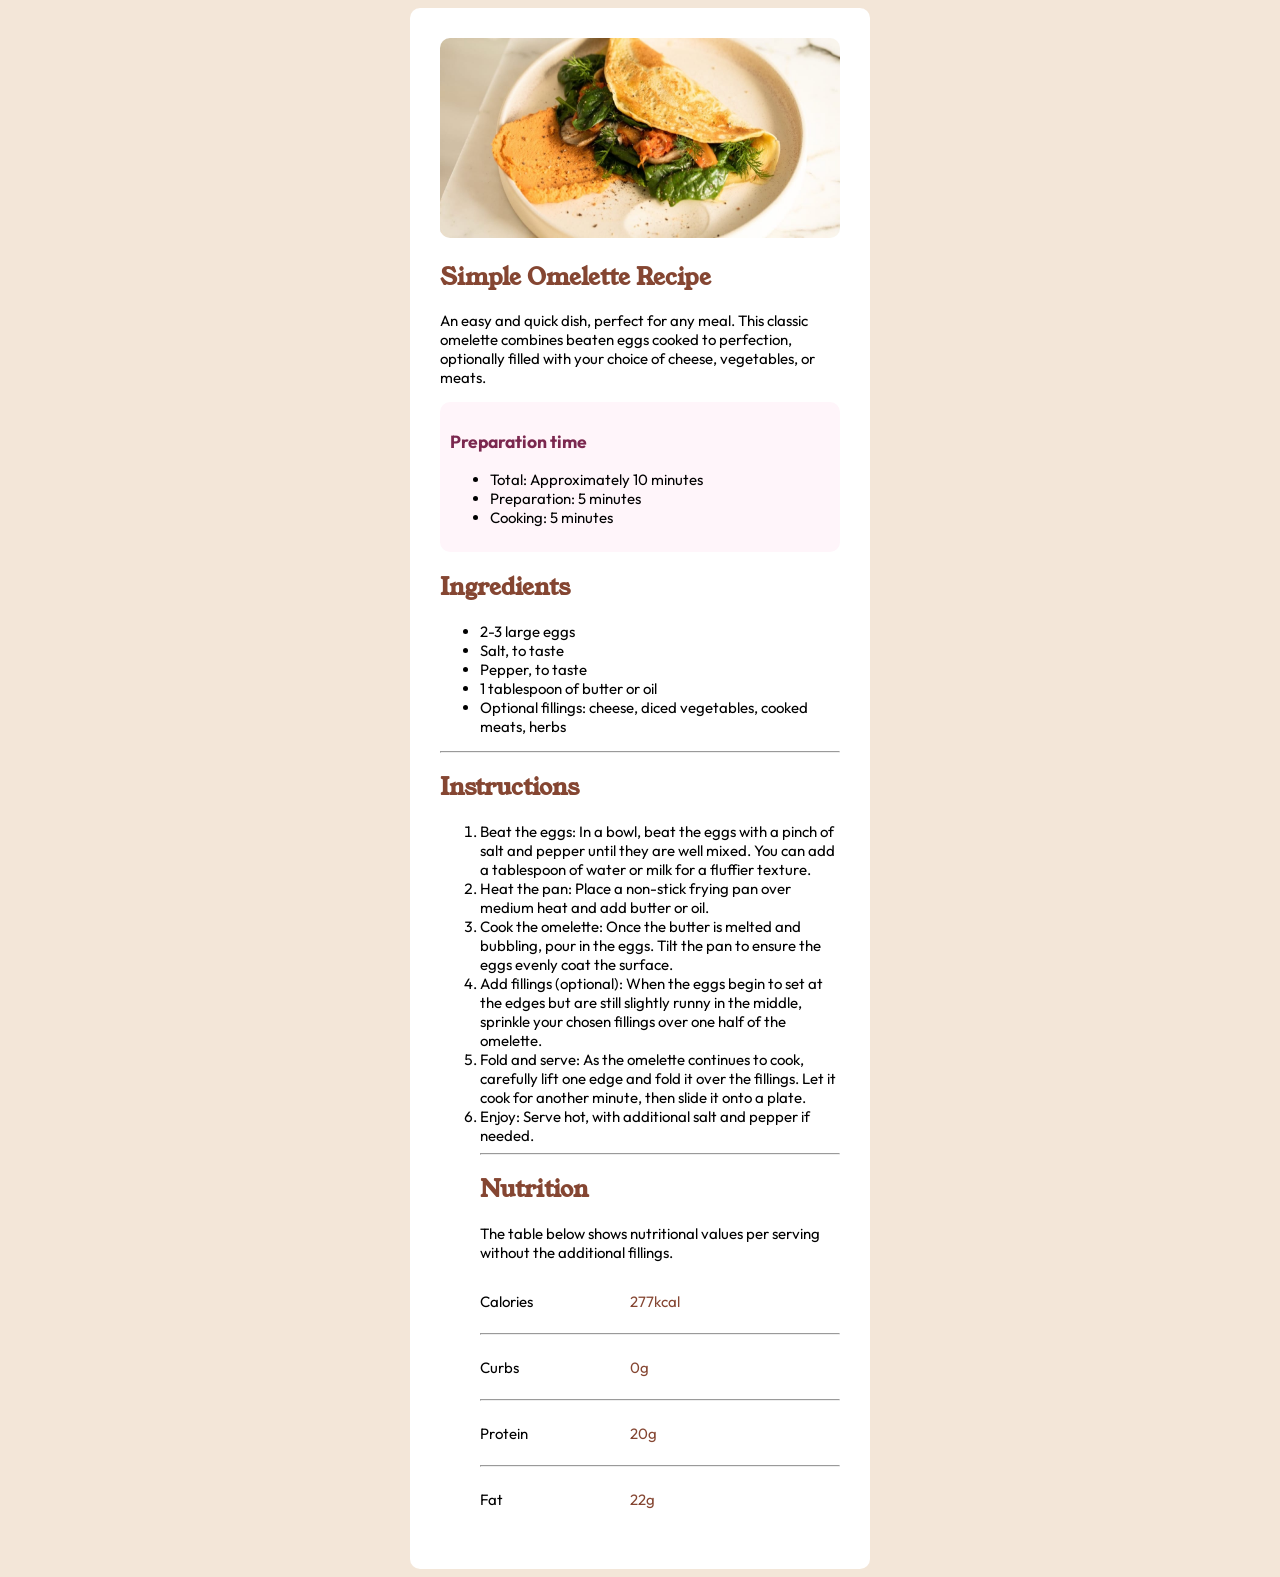
<file: index.html>
<!DOCTYPE html>
<html>
    <head>
        <link rel="stylesheet" href="recipe-page.css">
        <link rel="preconnect" href="https://fonts.googleapis.com">
<link rel="preconnect" href="https://fonts.gstatic.com" crossorigin>
<link href="https://fonts.googleapis.com/css2?family=Big+Shoulders:opsz,wght@10..72,100..900&family=Figtree:ital,wght@0,300..900;1,300..900&family=Fraunces:ital,opsz,wght@0,9..144,100..900;1,9..144,100..900&family=Inter:ital,opsz,wght@0,14..32,100..900;1,14..32,100..900&family=Karla:ital,wght@0,200..800;1,200..800&family=Lexend+Deca:wght@100..900&family=Montserrat:ital,wght@0,100..900;1,100..900&family=Outfit:wght@100..900&family=Young+Serif&display=swap" rel="stylesheet">
<link rel="preconnect" href="https://fonts.gstatic.com" crossorigin>
<link href="https://fonts.googleapis.com/css2?family=Big+Shoulders:opsz,wght@10..72,100..900&family=Figtree:ital,wght@0,300..900;1,300..900&family=Fraunces:ital,opsz,wght@0,9..144,100..900;1,9..144,100..900&family=Inter:ital,opsz,wght@0,14..32,100..900;1,14..32,100..900&family=Karla:ital,wght@0,200..800;1,200..800&family=Lexend+Deca:wght@100..900&family=Montserrat:ital,wght@0,100..900;1,100..900&family=Outfit:wght@100..900&family=Young+Serif&display=swap" rel="stylesheet">

    </head>
    <body>
        <div class="card-body">
            <img src="image-omelette.jpeg" alt="omelette" height="200px" width="400px">
            <h2>Simple Omelette Recipe</h2>
            <p>An easy and quick dish, perfect for any meal. This classic omelette combines beaten eggs
cooked to perfection, optionally filled with your choice of cheese, vegetables, or meats.</p>
<div>
    <div class="preparation">
<h3 class="title">Preparation time</h3>
<ul>
    <li>Total: Approximately 10 minutes</li>
    <li>Preparation: 5 minutes</li>
    <li>Cooking: 5 minutes</li>
    </ul>
    </div>

<h2>Ingredients</h2>
<ul>
<li>2-3 large eggs</li>
<li>Salt, to taste</li>
<li>Pepper, to taste</li>
<li>1 tablespoon of butter or oil</li>
<li>Optional fillings: cheese, diced vegetables, cooked meats, herbs</li>
</ul>
<hr>
<h2>Instructions</h2>
<ol>
    <li>Beat the eggs: In a bowl, beat the eggs with a pinch of salt and pepper until they are
well mixed. You can add a tablespoon of water or milk for a fluffier texture.</li>
<li>Heat the pan: Place a non-stick frying pan over medium heat and add butter or oil.</li>
<li>Cook the omelette: Once the butter is melted and bubbling, pour in the eggs. Tilt the
pan to ensure the eggs evenly coat the surface.</li>
 <li>Add fillings (optional): When the eggs begin to set at the edges but are still slightly
runny in the middle, sprinkle your chosen fillings over one half of the omelette.</li>
<li>Fold and serve: As the omelette continues to cook, carefully lift one edge and fold it
over the fillings. Let it cook for another minute, then slide it onto a plate.</li>
<li>Enjoy: Serve hot, with additional salt and pepper if needed.</li>
<hr>
<h2>Nutrition</h2>
<p>The table below shows nutritional values per serving without the additional fillings.</p>
<div class="nutrition"> <p>Calories</p>
    <p class="numbers">277kcal</p>
</div>
<hr>
<div class="nutrition" ><p>Curbs</p>
    <p class="numbers">0g</p>
</div>
<hr>
<div class="nutrition"><p>Protein</p>
    <p class="numbers">20g</p>
</div>
<hr>
<div class="nutrition"><p>Fat</p>
<p class="numbers">22g</p>
</div>
        </div>
    </body>
</html>
</file>
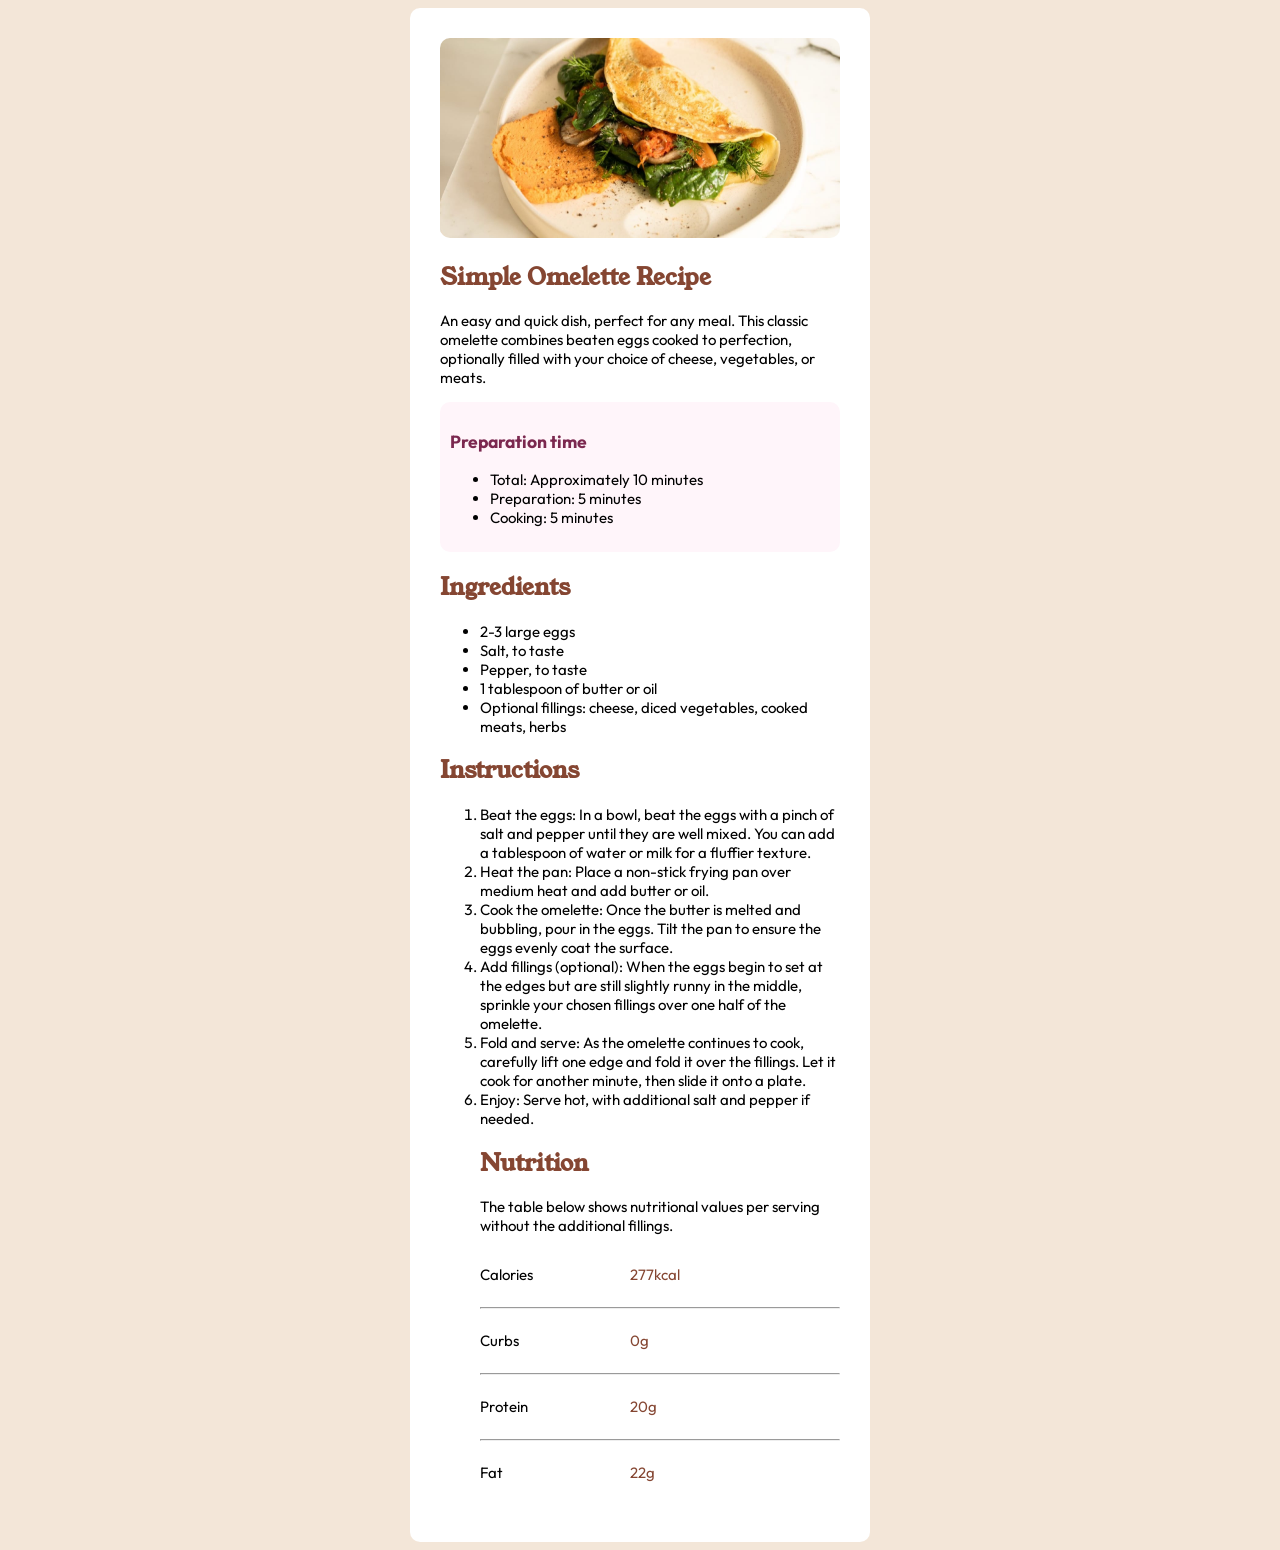
<file: recipe-page.html>
<!DOCTYPE html>
<html>
    <head>
        <link rel="stylesheet" href="recipe-page.css">
        <link rel="preconnect" href="https://fonts.googleapis.com">
<link rel="preconnect" href="https://fonts.gstatic.com" crossorigin>
<link href="https://fonts.googleapis.com/css2?family=Big+Shoulders:opsz,wght@10..72,100..900&family=Figtree:ital,wght@0,300..900;1,300..900&family=Fraunces:ital,opsz,wght@0,9..144,100..900;1,9..144,100..900&family=Inter:ital,opsz,wght@0,14..32,100..900;1,14..32,100..900&family=Karla:ital,wght@0,200..800;1,200..800&family=Lexend+Deca:wght@100..900&family=Montserrat:ital,wght@0,100..900;1,100..900&family=Outfit:wght@100..900&family=Young+Serif&display=swap" rel="stylesheet">
<link rel="preconnect" href="https://fonts.gstatic.com" crossorigin>
<link href="https://fonts.googleapis.com/css2?family=Big+Shoulders:opsz,wght@10..72,100..900&family=Figtree:ital,wght@0,300..900;1,300..900&family=Fraunces:ital,opsz,wght@0,9..144,100..900;1,9..144,100..900&family=Inter:ital,opsz,wght@0,14..32,100..900;1,14..32,100..900&family=Karla:ital,wght@0,200..800;1,200..800&family=Lexend+Deca:wght@100..900&family=Montserrat:ital,wght@0,100..900;1,100..900&family=Outfit:wght@100..900&family=Young+Serif&display=swap" rel="stylesheet">

    </head>
    <body>
        <div class="card-body">
            <img src="image-omelette.jpeg" alt="omelette" height="200px" width="400px">
            <h2>Simple Omelette Recipe</h2>
            <p>An easy and quick dish, perfect for any meal. This classic omelette combines beaten eggs
cooked to perfection, optionally filled with your choice of cheese, vegetables, or meats.</p>
<div>
    <div class="preparation">
<h3 class="title">Preparation time</h3>
<ul>
    <li>Total: Approximately 10 minutes</li>
    <li>Preparation: 5 minutes</li>
    <li>Cooking: 5 minutes</li>
    </ul>
    </div>

<h2>Ingredients</h2>
<ul>
<li>2-3 large eggs</li>
<li>Salt, to taste</li>
<li>Pepper, to taste</li>
<li>1 tablespoon of butter or oil</li>
<li>Optional fillings: cheese, diced vegetables, cooked meats, herbs</li>
</ul>

<h2>Instructions</h2>
<ol>
    <li>Beat the eggs: In a bowl, beat the eggs with a pinch of salt and pepper until they are
well mixed. You can add a tablespoon of water or milk for a fluffier texture.</li>
<li>Heat the pan: Place a non-stick frying pan over medium heat and add butter or oil.</li>
<li>Cook the omelette: Once the butter is melted and bubbling, pour in the eggs. Tilt the
pan to ensure the eggs evenly coat the surface.</li>
 <li>Add fillings (optional): When the eggs begin to set at the edges but are still slightly
runny in the middle, sprinkle your chosen fillings over one half of the omelette.</li>
<li>Fold and serve: As the omelette continues to cook, carefully lift one edge and fold it
over the fillings. Let it cook for another minute, then slide it onto a plate.</li>
<li>Enjoy: Serve hot, with additional salt and pepper if needed.</li>

<h2>Nutrition</h2>
<p>The table below shows nutritional values per serving without the additional fillings.</p>
<div class="nutrition"> <p>Calories</p>
    <p class="numbers">277kcal</p>
</div>
<hr>
<div class="nutrition" ><p>Curbs</p>
    <p class="numbers">0g</p>
</div>
<hr>
<div class="nutrition"><p>Protein</p>
    <p class="numbers">20g</p>
</div>
<hr>
<div class="nutrition"><p>Fat</p>
<p class="numbers">22g</p>
</div>
        </div>
    </body>
</html>
</file>
<file: recipe-page.css>
body{
    background-color:  hsl(30, 54%, 90%);
    display: flex;
    justify-content: center;


}
.card-body{
    background-color: hsl(0, 0%, 100%);
    width: 400px;
    padding: 30px;
    border-radius: 10px;
    font-family: 'outfit';
    font-size: 15px;
    

}
img{
    border-radius: 10px;
}
.nutrition{
    display: grid;
    /* justify-content: space-between; */
    grid-template-columns: 150px 150px 150px;
}
h2{
    font-family: 'young serif';
    color:  hsl(14, 45%, 36%);
}
.preparation{
    background-color: hsl(330, 100%, 98%);
    padding: 10px;
    border-radius: 10px;
}
.title{
    color: hsl(332, 51%, 32%);
}
.numbers{
    color: hsl(14, 45%, 36%);
}
</file>
